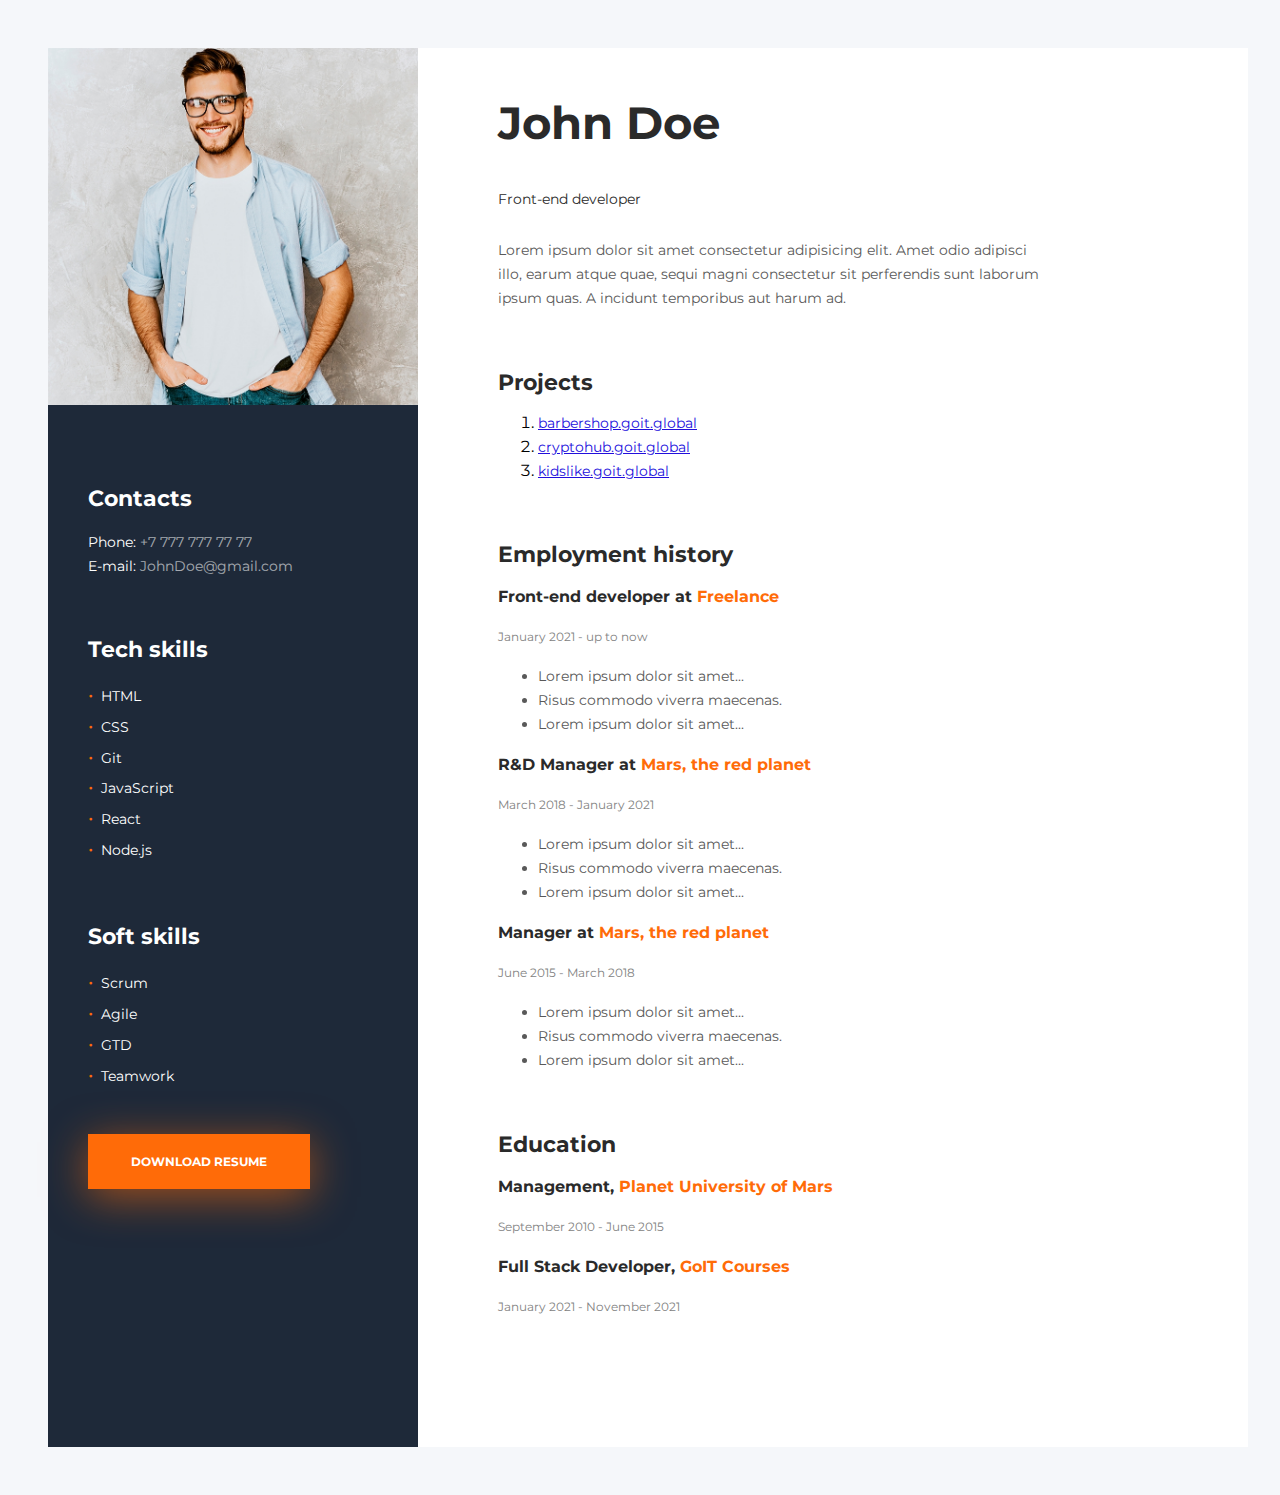
<file: GoIT resume/index.html>
<!DOCTYPE html>
<html lang="en">
  <head>
    <meta charset="UTF-8" />
    <meta name="viewport" content="width=device-width, initial-scale=1.0" />
    <title>My resume</title>
    <link rel="stylesheet" href="./css/style.css" />
    <link rel="preconnect" href="https://fonts.gstatic.com" />
    <link
      href="https://fonts.googleapis.com/css2?family=Montserrat&display=swap"
      rel="stylesheet"
    />
    <link
      rel="stylesheet"
      href="https://cdnjs.cloudflare.com/ajax/libs/animate.css/3.7.2/animate.min.css"
    />
  </head>
  <body>
    <div class="container">
      <aside class="left-side">
        <img
          src="./images/photo.jpg"
          alt="photo John Doe"
          width="370"
          class="photo"
        />

        <section class="contacts">
          <h2 class="contacts-title">Contacts</h2>
          <ul class="contacts-list">
            <li class="contacts-item">
              Phone:
              <a href="tel:+77777777777" class="contacts-link"
                >+7 777 777 77 77</a
              >
            </li>
            <li class="contacts-item">
              E-mail:
              <a href="mailto:JohnDoe@gmail.com" class="contacts-link"
                >JohnDoe@gmail.com</a
              >
            </li>
          </ul>
        </section>

        <section class="skills">
          <h2 class="skills-title">Tech skills</h2>
          <ul class="skills-list">
            <li class="skills-item">HTML</li>
            <li class="skills-item">CSS</li>
            <li class="skills-item">Git</li>
            <li class="skills-item">JavaScript</li>
            <li class="skills-item">React</li>
            <li class="skills-item">Node.js</li>
          </ul>
        </section>
        <section class="skills">
          <h2 class="skills-title">Soft skills</h2>
          <ul class="skills-list">
            <li class="skills-item">Scrum</li>
            <li class="skills-item">Agile</li>
            <li class="skills-item">GTD</li>
            <li class="skills-item">Teamwork</li>
          </ul>
        </section>
        <section class="widget">
          <a class="widget-link" href="./resume_pdf.pdf" download
            >Download Resume</a
          >
        </section>
      </aside>
      <div class="right-side">
        <section class="bio">
          <h1 class="bio-title">John Doe</h1>
          <p class="bio-occupation">Front-end developer</p>
          <p class="bio-about">
            Lorem ipsum dolor sit amet consectetur adipisicing elit. Amet odio
            adipisci illo, earum atque quae, sequi magni consectetur sit
            perferendis sunt laborum ipsum quas. A incidunt temporibus aut harum
            ad.
          </p>
        </section>

        <section class="projects">
          <h2 class="projects-title">Projects</h2>

          <ol>
            <li>
              <a href="https://barbershop.goit.global" class="projects-link">
                barbershop.goit.global
              </a>
            </li>
            <li>
              <a href="https://cryptohub.goit.global/" class="projects-link">
                cryptohub.goit.global
              </a>
            </li>
            <li>
              <a href="https://kidslike.goit.global/" class="projects-link">
                kidslike.goit.global
              </a>
            </li>
          </ol>
        </section>
        <section class="jobs">
          <h2 class="jobs-title">Employment history</h2>

          <h3 class="jobs-occupation">
            Front-end developer at
            <span class="accent">Freelance</span>
          </h3>

          <p class="jobs-time">January 2021 - up to now</p>

          <ul class="experience">
            <li class="experience-item">Lorem ipsum dolor sit amet...</li>
            <li class="experience-item">Risus commodo viverra maecenas.</li>
            <li class="experience-item">Lorem ipsum dolor sit amet...</li>
          </ul>

          <h3 class="jobs-occupation">
            R&D Manager at <span class="accent">Mars, the red planet</span>
          </h3>
          <p class="jobs-time">March 2018 - January 2021</p>
          <ul class="experience">
            <li class="experience-item">Lorem ipsum dolor sit amet...</li>
            <li class="experience-item">Risus commodo viverra maecenas.</li>
            <li class="experience-item">Lorem ipsum dolor sit amet...</li>
          </ul>

          <h3 class="jobs-occupation">
            Manager at <span class="accent">Mars, the red planet</span>
          </h3>
          <p class="jobs-time">June 2015 - March 2018</p>
          <ul class="experience">
            <li class="experience-item">Lorem ipsum dolor sit amet...</li>
            <li class="experience-item">Risus commodo viverra maecenas.</li>
            <li class="experience-item">Lorem ipsum dolor sit amet...</li>
          </ul>
        </section>
        <section class="education">
          <h2 class="education-title">Education</h2>

          <h3 class="education-degree">
            Management,
            <span class="accent">Planet University of Mars</span>
          </h3>
          <p class="education-time">September 2010 - June 2015</p>

          <h3 class="education-degree">
            Full Stack Developer, <span class="accent">GoIT Courses</span>
          </h3>
          <p class="education-time">January 2021 - November 2021</p>
        </section>
      </div>
    </div>
  </body>
</html>
</file>
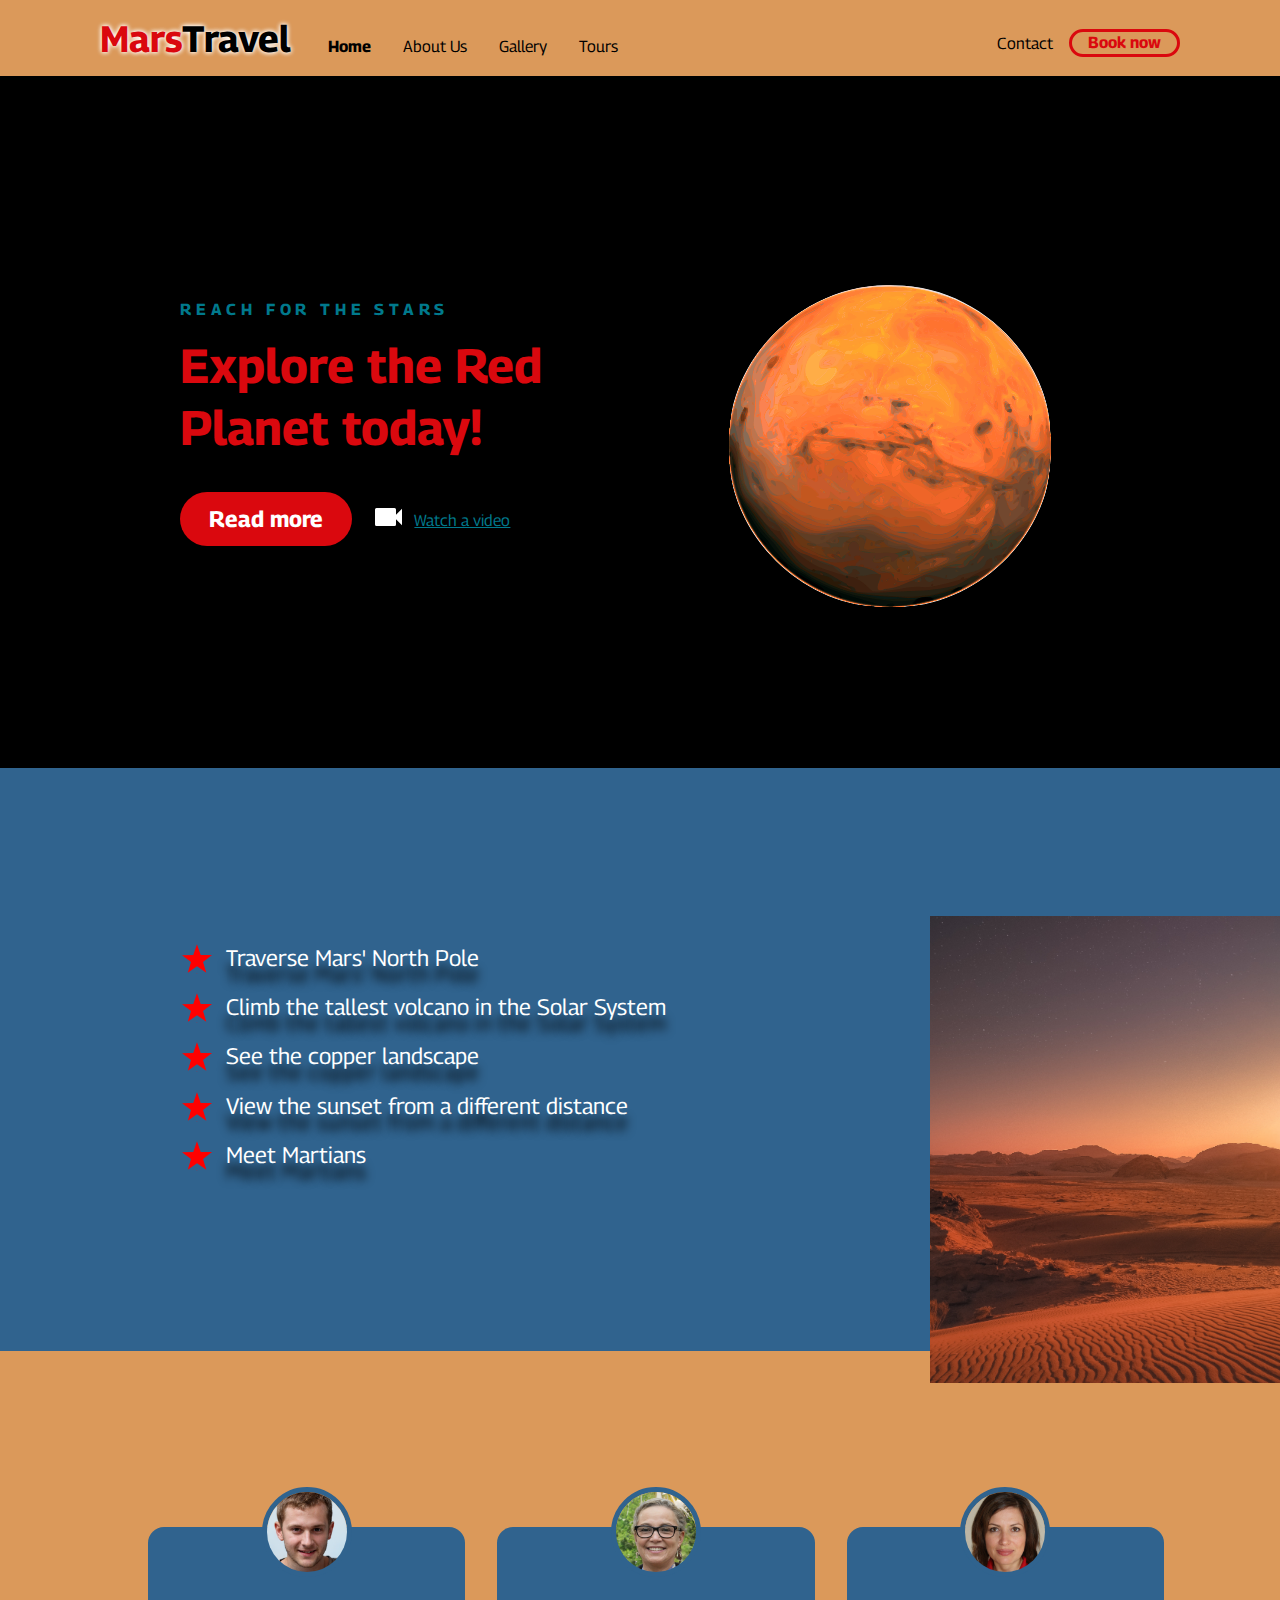
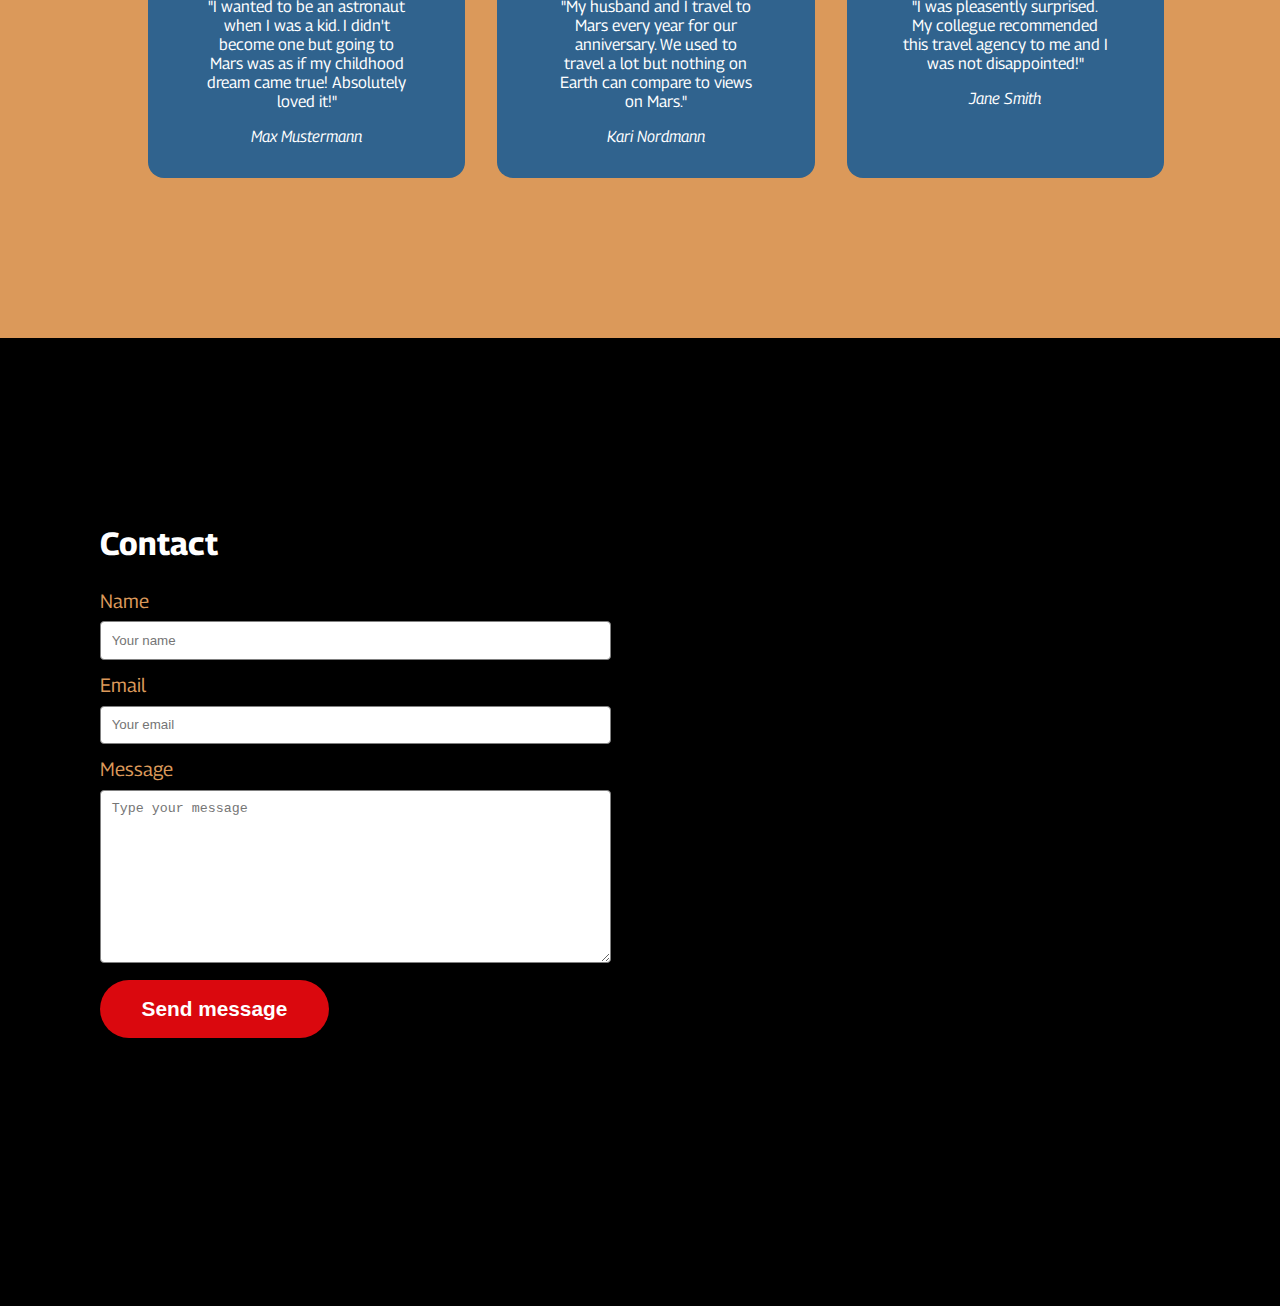
<file: Mars Travel/index.html>
<!DOCTYPE html>
<html lang="en">
<head>
    <meta charset="UTF-8">
    <meta name="viewport" content="width=device-width, initial-scale=1.0">
    <title>Best Space Travel Agency</title>
    <link rel="stylesheet" href="css/main.css">
</head>
<body>
    <div class = "navbar">
        <div class="container">
            <a class="logo" href="#"><span>Mars</span>Travel</a>

            <img id="mobile-cta" class="mobile-menu" src="images/menu.svg" alt="Open Navigation">

            <nav>
                <img id="mobile-exit" class="mobile-menu-exit" src="images/exit.svg" alt="Close Navigation">
                
                <ul class="primary-nav">
                    <li class="current"><a href="#">Home</a></li>
                    <li><a href="#">About Us</a></li>
                    <li><a href="#">Gallery</a></li>
                    <li><a href="#">Tours</a></li>
                </ul>
                
                <ul class="secondary-nav">
                    <li><a href="#">Contact</a></li>
                    <li class="go-premium-cta"><a href="#">Book now</a></li>
                </ul>  
            </nav>
        </div>
    </div>

    <section class="hero">
        <div class="container">
            <div class="left-col">
                <p class="subhead">Reach for the stars</p>
                <h1>Explore the Red Planet today!</h1>

                <div class="hero-cta">
                    <a href="#" class="primary-cta">Read more</a>
                    <a href="#" class="watch-video-cta">
                        <img src="images/watch.svg" alt="Watch a video">Watch a video
                    </a>
                </div>
            </div>

            <img src="images/Mars.svg" class="hero-img" alt="Mars">
        </div>
    </section>

    <section class="features-section">
        <div class="container">
            <ul class="features-list">
                <li>Traverse Mars' North Pole</li>
                <li>Climb the tallest volcano in the Solar System</li>
                <li>See the copper landscape</li>
                <li>View the sunset from a different distance</li>
                <li>Meet Martians</li>
            </ul>

            <img src="images/view.jpg" alt="Mars-view">
        </div>
    </section>

    <section class="testimonials-section">
        <div class="container">
            <ul>
                <li>
                    <img src="images/person (1).jpeg" alt="Person">
                    
                    <blockquote>"I wanted to be an astronaut when I was a kid. I didn't become one but going to Mars was as if my childhood dream came true! Absolutely loved it!"</blockquote>
                    <cite>Max Mustermann</cite>
                </li>
                <li>
                    <img src="images/person (2).jpeg" alt="Person">

                    <blockquote>"My husband and I travel to Mars every year for our anniversary. We used to travel a lot but nothing on Earth can compare to views on Mars."</blockquote>
                    <cite>Kari Nordmann </cite>
                </li>
                <li>
                    <img src="images/person.jpeg" alt="Person">

                    <blockquote>"I was pleasently surprised. My collegue recommended this travel agency to me and I was not disappointed!"</blockquote>
                    <cite>Jane Smith</cite>
                </li>
            </ul>
        </div>
    </section>

    <section class="contact-section">
        <div class="container">
            <div class="contact-left">
                <h2>Contact</h2>

                <form action="">
                    <label for="name">Name</label>
                    <input type="text" id="name" name="name" placeholder="Your name">

                    <label for="email">Email</label>
                    <input type="email" id="email" name="email" placeholder="Your email">

                    <label for="message">Message</label>
                    <textarea name="message" id="message" cols="30" rows="10" placeholder="Type your message"></textarea>

                    <input type="submit" class="send-message-cta" value="Send message">
                </form>
            </div>
            <div class="contact-right">
                <iframe src="https://www.google.com/maps/embed?pb=!1m18!1m12!1m3!1d6941.131623507631!2d-95.09524211237074!3d29.558136292958324!2m3!1f0!2f0!3f0!3m2!1i1024!2i768!4f13.1!3m3!1m2!1s0x86409db01c646f73%3A0x212847ff510dada4!2sNASA%20Johnson%20Space%20Center!5e0!3m2!1sen!2spl!4v1628381792419!5m2!1sen!2spl" width="600" height="450" style="border:0;" allowfullscreen="" loading="lazy"></iframe>
            </div>

        </div>
    </section>

    <script>

        const mobileBtn = document.getElementById('mobile-cta')
                nav = document.querySelector('nav')
                mobileBtnExit = document.getElementById('mobile-exit');

        mobileBtn.addEventListener('click', () => {
            nav.classList.add('menu-btn');
        })

        mobileBtnExit.addEventListener('click', () => {
            nav.classList.remove('menu-btn');
        })

    </script>

</body>
</html>
</file>
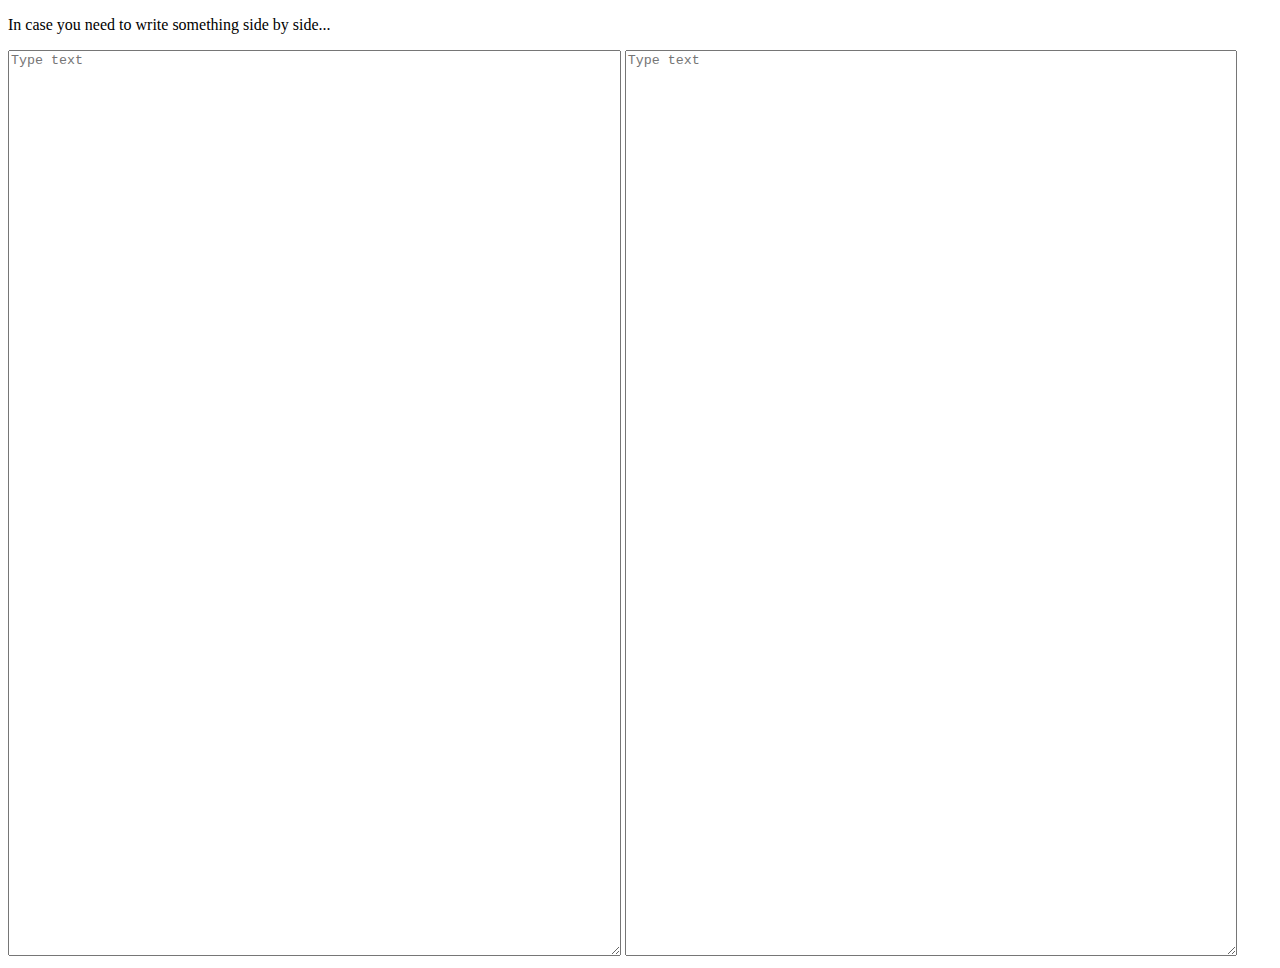
<file: Double input.html>
<!DOCTYPE html>
<html lang="en">
<head>
<meta charset="utf-8">
<title>Double text input</title>
</head>
<body>
    <p>In case you need to write something side by side...</p>
    <textarea id="text1" class="input-text" name="text1" placeholder="Type text" style="width:48%; height:900px"></textarea>
    <textarea id="text2" class="input-text" name="text2" placeholder="Type text" style="width:48%; height:900px"></textarea>
</body>
</html>
</file>
<file: GoIT resume/css/style.css>
body {
  background-color: #f5f7fa;
  padding: 40px;
  font-family: 'Montserrat', sans-serif;
}
.container {
  display: flex;
  width: 1200px;
  margin-left: auto;
  margin-right: auto;

  background-color: #fff;
}

.bio,
.projects,
.jobs,
.education {
  margin-bottom: 60px;
}

.right-side {
  width: 830px;
  padding-left: 80px;
  padding-right: 200px;
  padding-bottom: 68px;
}

.bio-title {
  font-size: 45px;
  line-height: 2;
  margin-bottom: 20px;
}

.bio-occupation {
  margin-bottom: 27px;
}

.bio-title,
.bio-occupation {
  color: #2a2a2a;
}

.bio-occupation,
.bio-about {
  font-size: 14px;
  line-height: 1.714;
}

.bio-about {
  color: #595959;
}

.projects-title {
  margin-bottom: 14px;
  color: #2a2a2a;
  font-size: 22px;
  line-height: 24px;
}

.projects-link {
  color: #220fdc;
  font-size: 14px;
  line-height: 24px;
}

.projects-link:hover {
  color: #ff6b08;
}

.jobs-title,
.education-title {
  color: #2a2a2a;
  font-size: 22px;
  line-height: 1.091;
}

.jobs-occupation,
.education-degree {
  color: #2a2a2a;
  font-size: 16px;
  line-height: 1.5;
}

.jobs-time,
.education-time {
  color: #828282;
  font-size: 12px;
  line-height: 2;
}

.experience-item {
  color: #595959;
  font-size: 14px;
  line-height: 1.714;
}

.accent {
  color: #ff6b08;
}

/* ========= left-side ========= */

.left-side {
  width: 370px;
  background-color: #1e2939;
  color: #fff;
}

.skills-title {
  font-size: 22px;
  line-height: 1.091;
}

.skills-item {
  font-size: 14px;
  line-height: 1.714;
}

.skills-list {
  list-style: none;
  padding-left: 0;
}

.skills-item::before {
  content: '\2022';
  margin-right: 8px;
  color: #ff6b08;
  font-size: 18px;
}

.photo {
  width: 370px;
}

.photo,
.contacts,
.skills,
.widget {
  margin-bottom: 60px;
}

.contacts,
.skills,
.widget {
  padding-left: 40px;
}

.contacts-title,
.skills-title {
  color: #ffffff;
  font-family: Montserrat;
  font-size: 22px;
  font-weight: 700;
  line-height: 24px;
}

.contacts-list {
  list-style: none;
  padding-left: 0;
}

.contacts-item {
  font-size: 14px;
  font-weight: 400;
  line-height: 24px;
  color: #ffffff;
}

.contacts-link {
  opacity: 0.6;
  color: #ffffff;
  text-decoration: none;
}

.contacts-link:hover {
  opacity: 1;
  text-decoration: underline;
}

.widget-link {
  color: #fff;
  background-color: #ff6b08;
  padding-top: 20px;
  padding-right: 43px;
  padding-bottom: 20px;
  padding-left: 43px;
  text-decoration: none;
  text-transform: uppercase;
  font-size: 12px;
  font-weight: bold;
}

.widget {
  padding-left: 40px;
  min-height: 60px;
}
.widget-link {
  padding-top: 20px;
  padding-right: 43px;
  padding-bottom: 20px;
  padding-left: 43px;

  text-decoration: none;
  text-transform: uppercase;
  font-size: 12px;
  font-weight: bold;
  line-height: 1;

  color: #fff;
  background-color: #ff6b08;
  box-shadow: 0px 8px 43px 0px rgba(255, 107, 8, 0.588);
}

.widget-link:hover {
  box-shadow: 0px 8px 23px 0px #ff6b0896;
}

.widget-link:active {
  box-shadow: inset 0px 2px 5px 0px #ff6b0896;
}

.photo:hover {
  animation: swing 1s;
}

.widget:hover {
  animation: heartBeat 1s;
}
</file>
<file: Mars Travel/css/main.css>
@import url("https://fonts.googleapis.com/css2?family=Georama:wght@400;700&display=swap");
:root {
  --int-orange-eng: #DA080E;
  --persian-orange: #DB995A;
  --metallic-seaweed: #00798C;
  --lapis-lazuli: #30638E;
}

body {
  background: black;
  margin: 0;
  font-family: 'Georama';
}

.navbar {
  background: var(--persian-orange);
  padding: 1em;
}

.navbar .logo {
  text-decoration: none;
  font-weight: bold;
  color: black;
  font-size: 2.3em;
  text-shadow: 0 0 5px white, 0 0 5px white;
}

.navbar .logo span {
  color: var(--int-orange-eng);
}

.navbar nav {
  display: none;
}

.navbar .container {
  display: -webkit-box;
  display: -ms-flexbox;
  display: flex;
  place-content: space-between;
}

.navbar .mobile-menu {
  cursor: pointer;
}

a {
  color: var(--metallic-seaweed);
}

ul {
  list-style-type: none;
  margin: 0;
  padding: 1em 0 0 2em;
}

section {
  padding: 5em 2em;
}

.hero {
  text-align: center;
}

.left-col .subhead {
  text-transform: uppercase;
  font-weight: bold;
  color: var(--metallic-seaweed);
  letter-spacing: .3em;
}

.left-col h1 {
  font-size: 2.5em;
  line-height: 1.3em;
  margin-top: .2em;
  color: var(--int-orange-eng);
}

.left-col .primary-cta {
  background: var(--int-orange-eng);
  color: white;
  text-decoration: none;
  padding: .6em 1.3em;
  font-size: 1.4em;
  border-radius: 5em;
  font-weight: bold;
  display: inline-block;
}

.left-col .watch-video-cta {
  display: block;
  margin-top: 1em;
}

.left-col .watch-video-cta img {
  margin-right: .8em;
  -webkit-filter: invert(100%);
          filter: invert(100%);
}

.hero-img {
  width: 70%;
  margin-top: 3em;
  -webkit-filter: saturate(3) contrast(110%) hue-rotate(-25deg);
          filter: saturate(3) contrast(110%) hue-rotate(-25deg);
}

section.features-section {
  background: var(--lapis-lazuli);
  color: white;
  text-shadow: 0px 16px 10px black;
}

ul.features-list {
  margin: 0;
  padding-left: .1em;
  display: -ms-grid;
  display: grid;
  -ms-grid-columns: (minmax(19rem, 1fr))[auto-fit];
      grid-template-columns: repeat(auto-fit, minmax(19rem, 1fr));
}

ul.features-list li {
  font-size: 1.1em;
  margin-bottom: 1em;
  margin-left: 2em;
  position: relative;
}

ul.features-list li:before {
  content: '';
  left: -2em;
  position: absolute;
  width: 20px;
  height: 20px;
  background-image: url("../images/Star.svg");
  background-size: contain;
  margin-right: .5em;
}

.features-section img {
  display: none;
}

.testimonials-section {
  background: var(--persian-orange);
  color: white;
}

.testimonials-section li {
  background: var(--lapis-lazuli);
  text-align: center;
  padding: 2em 1em;
  width: 80%;
  margin: 0 auto 5em auto;
  border-radius: 1em;
}

.testimonials-section li img {
  width: 5em;
  height: 5em;
  border: 5px solid var(--lapis-lazuli);
  border-radius: 50%;
  margin-top: -4.5em;
}

h2 {
  font-size: 2em;
  color: white;
}

label {
  display: block;
  font-size: 1.2em;
  margin-bottom: .5em;
  color: var(--persian-orange);
}

input, textarea {
  width: 100%;
  padding: .8em;
  margin-bottom: 1em;
  border-radius: .3em;
  border: 1px solid gray;
  -webkit-box-sizing: border-box;
          box-sizing: border-box;
}

input[type="submit"] {
  background-color: var(--int-orange-eng);
  color: white;
  font-weight: bold;
  font-size: 1.3em;
  border: none;
  margin-bottom: 5em;
  border-radius: 5em;
  display: inline-block;
  padding: .8em 2em;
  width: unset;
  cursor: pointer;
}

iframe {
  width: 100%;
  height: 300px;
}

nav.menu-btn {
  display: block;
}

nav {
  position: fixed;
  z-index: 999;
  width: 66%;
  right: 0;
  top: 0;
  background: var(--persian-orange);
  height: 100vh;
  padding: 1em;
}

nav ul.primary-nav {
  margin-top: .2em;
}

nav li a {
  color: black;
  text-decoration: none;
  display: block;
  padding: .5em;
  font-size: 1.3em;
  text-align: right;
}

nav li:hover {
  font-weight: bold;
}

.mobile-menu-exit {
  float: right;
  margin: .5em;
  cursor: pointer;
}

@media only screen and (min-width: 768px) {
  .mobile-menu, .mobile-menu-exit {
    display: none;
  }
  .navbar .container {
    display: -ms-grid;
    display: grid;
    -ms-grid-columns: 180px auto;
        grid-template-columns: 180px auto;
    -webkit-box-pack: unset;
        -ms-flex-pack: unset;
            justify-content: unset;
  }
  .navbar nav {
    display: -webkit-box;
    display: -ms-flexbox;
    display: flex;
    -webkit-box-pack: justify;
        -ms-flex-pack: justify;
            justify-content: space-between;
    background: none;
    position: unset;
    height: auto;
    width: 100%;
    padding: 0;
  }
  .navbar nav ul {
    display: -webkit-box;
    display: -ms-flexbox;
    display: flex;
  }
  .navbar nav a {
    color: black;
    font-size: 1em;
    padding: .1em 1em;
  }
  .navbar nav u.primary-nav {
    margin: 0;
  }
  .navbar nav li.current a {
    font-weight: bold;
  }
  .navbar nav li.go-premium-cta a {
    color: var(--int-orange-eng);
    border: 3px solid var(--int-orange-eng);
    font-weight: bold;
    border-radius: 5em;
    margin-top: -.2em;
  }
  .navbar nav li.go-premium-cta a:hover {
    background: var(--int-orange-eng);
    color: white;
  }
}

@media only screen and (min-width: 1080px) {
  .container {
    width: 1080px;
    margin: 0 auto;
  }
  section {
    padding: 10em 4em;
  }
  .hero .container {
    display: -webkit-box;
    display: -ms-flexbox;
    display: flex;
    -webkit-box-pack: justify;
        -ms-flex-pack: justify;
            justify-content: space-between;
    text-align: left;
  }
  .hero .container .left-col {
    margin: 3em 3em 0 5em;
  }
  .hero .container .left-col h1 {
    font-size: 3em;
    width: 90%;
  }
  .hero-img {
    width: 30%;
    margin-right: 8em;
  }
  .hero-cta {
    display: -webkit-box;
    display: -ms-flexbox;
    display: flex;
  }
  .primary-cta {
    margin-right: 1em;
  }
  ul.features-list {
    display: block;
    margin-left: 5em;
  }
  ul.features-list li {
    font-size: 1.4em;
  }
  ul.features-list li:before {
    width: 30px;
    height: 30px;
  }
  .features-section {
    position: relative;
  }
  .features-section img {
    display: block;
    position: absolute;
    right: 0;
    width: 350px;
    bottom: -2em;
  }
  .testimonials-section ul {
    display: -webkit-box;
    display: -ms-flexbox;
    display: flex;
  }
  .testimonials-section ul li {
    margin: 0 1em;
  }
  .contact-section {
    position: relative;
  }
  .contact-section .container {
    display: -webkit-box;
    display: -ms-flexbox;
    display: flex;
  }
  .contact-right {
    position: absolute;
    right: 0;
    top: 0;
    width: 45%;
    height: 100%;
  }
  .contact-right iframe {
    height: 100%;
  }
}

@media only screen and (min-width: 1450px) {
  .features-section:before {
    content: '';
    position: absolute;
    width: 10%;
    height: 20em;
    background: var(--int-orange-eng);
    left: 0;
    top: -4em;
  }
  .features-section:after {
    content: '';
    position: absolute;
    width: 200px;
    height: 20em;
    background: url("../images/dots.svg") no-repeat;
    left: 4.5em;
    top: 2em;
  }
}
/*# sourceMappingURL=main.css.map */
</file>
